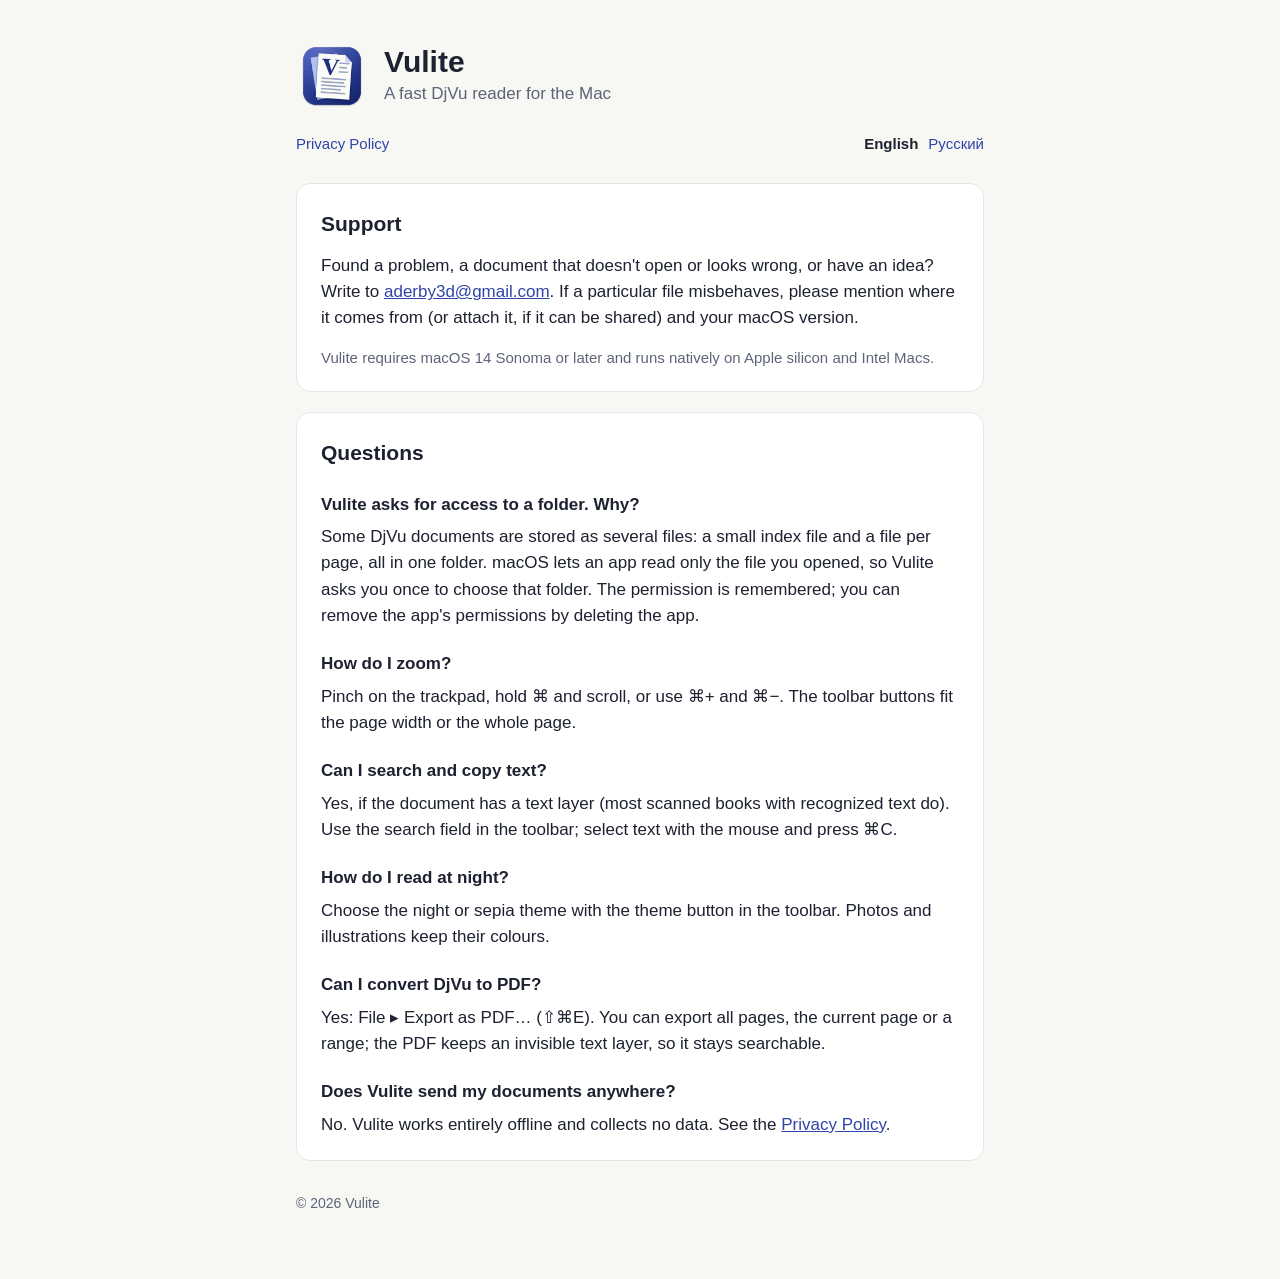
<file: index.html>
<!doctype html>
<html lang="en">
<head>
<meta charset="utf-8">
<meta name="viewport" content="width=device-width, initial-scale=1">
<title>Vulite Support</title>
<meta name="title-en" content="Vulite Support">
<meta name="title-ru" content="Vulite — поддержка">
<meta name="description" content="Vulite, a fast DjVu reader for the Mac: help and contact.">
<link rel="icon" href="icon.png">
<link rel="stylesheet" href="style.css">
<script src="lang.js"></script>
</head>
<body>
<main>
  <header>
    <img src="icon.png" alt="">
    <div>
      <h1>Vulite</h1>
      <p lang="en">A fast DjVu reader for the Mac</p>
      <p lang="ru">Быстрая читалка DjVu для Mac</p>
    </div>
  </header>
  <nav>
    <a href="privacy.html" lang="en">Privacy Policy</a><a href="privacy.html" lang="ru">Политика конфиденциальности</a>
    <span class="lang"><button data-lang="en">English</button><button data-lang="ru">Русский</button></span>
  </nav>

  <section class="card" lang="en">
    <h2>Support</h2>
    <p>Found a problem, a document that doesn't open or looks wrong, or have an idea? Write to
      <a href="mailto:aderby3d@gmail.com">aderby3d@gmail.com</a>. If a particular file misbehaves, please mention where it comes
      from (or attach it, if it can be shared) and your macOS version.</p>
    <p class="muted">Vulite requires macOS 14 Sonoma or later and runs natively on Apple silicon and Intel Macs.</p>
  </section>

  <section class="card" lang="en">
    <h2>Questions</h2>
    <h3>Vulite asks for access to a folder. Why?</h3>
    <p>Some DjVu documents are stored as several files: a small index file and a file per page, all in one folder.
      macOS lets an app read only the file you opened, so Vulite asks you once to choose that folder. The
      permission is remembered; you can remove the app's permissions by deleting the app.</p>
    <h3>How do I zoom?</h3>
    <p>Pinch on the trackpad, hold ⌘ and scroll, or use ⌘+ and ⌘−. The toolbar buttons fit the page width or the
      whole page.</p>
    <h3>Can I search and copy text?</h3>
    <p>Yes, if the document has a text layer (most scanned books with recognized text do). Use the search field in
      the toolbar; select text with the mouse and press ⌘C.</p>
    <h3>How do I read at night?</h3>
    <p>Choose the night or sepia theme with the theme button in the toolbar. Photos and illustrations keep their
      colours.</p>
    <h3>Can I convert DjVu to PDF?</h3>
    <p>Yes: File ▸ Export as PDF… (⇧⌘E). You can export all pages, the current page or a range; the PDF keeps an
      invisible text layer, so it stays searchable.</p>
    <h3>Does Vulite send my documents anywhere?</h3>
    <p>No. Vulite works entirely offline and collects no data. See the <a href="privacy.html">Privacy Policy</a>.</p>
  </section>

  <section class="card" lang="ru">
    <h2>Поддержка</h2>
    <p>Нашли ошибку, документ не открывается или выглядит неправильно, есть идея? Напишите на
      <a href="mailto:aderby3d@gmail.com">aderby3d@gmail.com</a>. Если дело в конкретном файле, укажите, откуда он (или приложите
      его, если им можно поделиться), и версию macOS.</p>
    <p class="muted">Для Vulite нужна macOS 14 Sonoma или новее; приложение работает на Mac с Apple silicon и Intel.</p>
  </section>

  <section class="card" lang="ru">
    <h2>Вопросы</h2>
    <h3>Vulite просит доступ к папке. Зачем?</h3>
    <p>Некоторые документы DjVu хранятся в нескольких файлах: небольшой файл-оглавление и по файлу на страницу,
      все в одной папке. macOS разрешает приложению читать только открытый файл, поэтому Vulite один раз просит
      выбрать эту папку. Разрешение запоминается; удалить разрешения приложения можно, удалив приложение.</p>
    <h3>Как менять масштаб?</h3>
    <p>Щипком на трекпаде, прокруткой с зажатой ⌘ или клавишами ⌘+ и ⌘−. Кнопки на панели вписывают страницу
      по ширине или целиком.</p>
    <h3>Можно ли искать и копировать текст?</h3>
    <p>Да, если в документе есть текстовый слой (он есть у большинства сканов с распознанным текстом). Ищите
      через поле поиска на панели; выделите текст мышью и нажмите ⌘C.</p>
    <h3>Как читать ночью?</h3>
    <p>Выберите ночную тему или сепию кнопкой тем на панели. Фотографии и иллюстрации сохраняют свои цвета.</p>
    <h3>Можно ли перевести DjVu в PDF?</h3>
    <p>Да: Файл ▸ Экспортировать как PDF… (⇧⌘E). Можно выгрузить все страницы, текущую или диапазон; в PDF остаётся
      невидимый текстовый слой, и по нему работает поиск.</p>
    <h3>Отправляет ли Vulite мои документы куда-нибудь?</h3>
    <p>Нет. Vulite работает полностью без интернета и не собирает данные. Подробнее — в
      <a href="privacy.html">политике конфиденциальности</a>.</p>
  </section>

  <footer>© 2026 Vulite</footer>
</main>
</body>
</html>
</file>
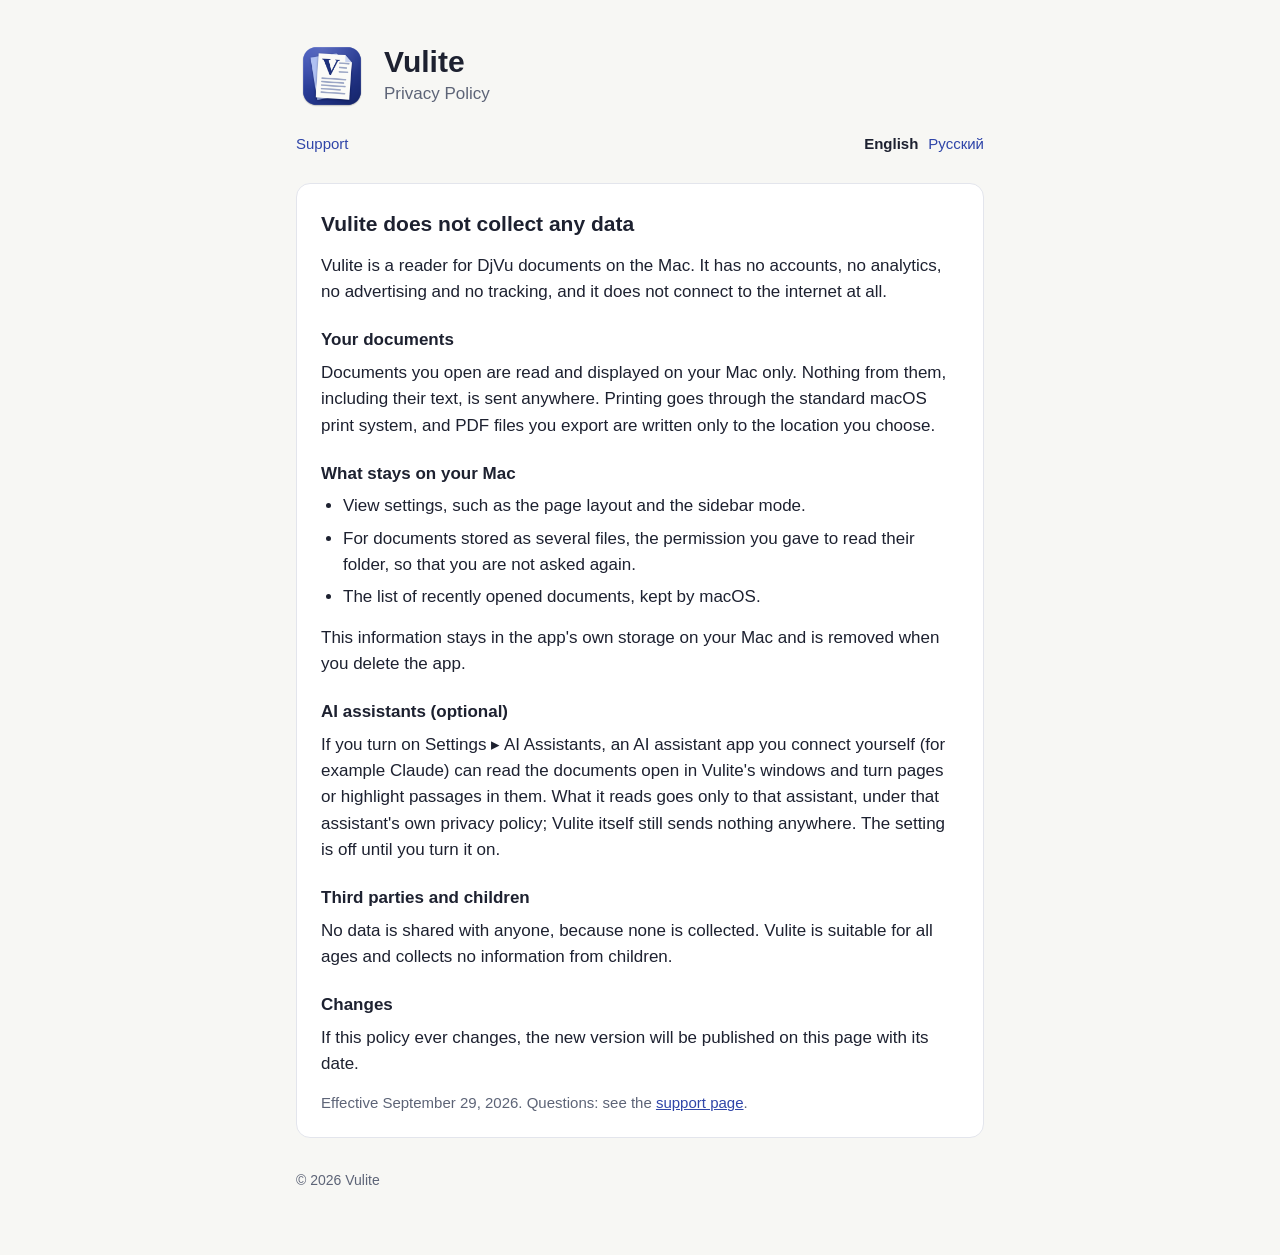
<file: privacy.html>
<!doctype html>
<html lang="en">
<head>
<meta charset="utf-8">
<meta name="viewport" content="width=device-width, initial-scale=1">
<title>Vulite Privacy Policy</title>
<meta name="title-en" content="Vulite Privacy Policy">
<meta name="title-ru" content="Vulite — политика конфиденциальности">
<link rel="icon" href="icon.png">
<link rel="stylesheet" href="style.css">
<script src="lang.js"></script>
</head>
<body>
<main>
  <header>
    <img src="icon.png" alt="">
    <div>
      <h1>Vulite</h1>
      <p lang="en">Privacy Policy</p>
      <p lang="ru">Политика конфиденциальности</p>
    </div>
  </header>
  <nav>
    <a href="index.html" lang="en">Support</a><a href="index.html" lang="ru">Поддержка</a>
    <span class="lang"><button data-lang="en">English</button><button data-lang="ru">Русский</button></span>
  </nav>

  <section class="card" lang="en">
    <h2>Vulite does not collect any data</h2>
    <p>Vulite is a reader for DjVu documents on the Mac. It has no accounts, no analytics, no advertising and no
      tracking, and it does not connect to the internet at all.</p>
    <h3>Your documents</h3>
    <p>Documents you open are read and displayed on your Mac only. Nothing from them, including their text, is sent
      anywhere. Printing goes through the standard macOS print system, and PDF files you export are written only to
      the location you choose.</p>
    <h3>What stays on your Mac</h3>
    <ul>
      <li>View settings, such as the page layout and the sidebar mode.</li>
      <li>For documents stored as several files, the permission you gave to read their folder, so that you are not asked again.</li>
      <li>The list of recently opened documents, kept by macOS.</li>
    </ul>
    <p>This information stays in the app's own storage on your Mac and is removed when you delete the app.</p>
    <h3>AI assistants (optional)</h3>
    <p>If you turn on Settings ▸ AI Assistants, an AI assistant app you connect yourself (for example Claude)
      can read the documents open in Vulite's windows and turn pages or highlight passages in them. What it reads
      goes only to that assistant, under that assistant's own privacy policy; Vulite itself still sends nothing
      anywhere. The setting is off until you turn it on.</p>
    <h3>Third parties and children</h3>
    <p>No data is shared with anyone, because none is collected. Vulite is suitable for all ages and collects no
      information from children.</p>
    <h3>Changes</h3>
    <p>If this policy ever changes, the new version will be published on this page with its date.</p>
    <p class="muted">Effective September 29, 2026. Questions: see the <a href="index.html">support page</a>.</p>
  </section>

  <section class="card" lang="ru">
    <h2>Vulite не собирает никаких данных</h2>
    <p>Vulite — читалка документов DjVu для Mac. В ней нет учётных записей, аналитики, рекламы и отслеживания,
      и она вообще не подключается к интернету.</p>
    <h3>Ваши документы</h3>
    <p>Открытые документы читаются и показываются только на вашем Mac. Ничего из них, в том числе текст, никуда
      не передаётся. Печать идёт через стандартную систему печати macOS, а экспортированные PDF записываются
      только туда, куда вы укажете.</p>
    <h3>Что хранится на вашем Mac</h3>
    <ul>
      <li>Настройки просмотра, например режим страниц и боковой панели.</li>
      <li>Для документов из нескольких файлов — ваше разрешение читать их папку, чтобы не спрашивать повторно.</li>
      <li>Список недавних документов, который ведёт macOS.</li>
    </ul>
    <p>Эти сведения остаются в собственном хранилище приложения на вашем Mac и удаляются вместе с приложением.</p>
    <h3>ИИ-ассистенты (по желанию)</h3>
    <p>Если включить Настройки ▸ ИИ-ассистенты, подключённое вами приложение-ассистент (например, Claude) сможет
      читать документы, открытые в окнах Vulite, листать их и подсвечивать места. Прочитанное уходит только этому
      ассистенту и подчиняется его собственной политике конфиденциальности; сам Vulite по-прежнему ничего никуда
      не отправляет. По умолчанию настройка выключена.</p>
    <h3>Третьи лица и дети</h3>
    <p>Данные никому не передаются, потому что не собираются. Vulite подходит для любого возраста и не собирает
      сведений о детях.</p>
    <h3>Изменения</h3>
    <p>Если политика изменится, новая редакция будет опубликована на этой странице с датой.</p>
    <p class="muted">Действует с 29 сентября 2026 года. Вопросы — на <a href="index.html">странице поддержки</a>.</p>
  </section>

  <footer>© 2026 Vulite</footer>
</main>
</body>
</html>
</file>
<file: style.css>
:root {
  --bg: #f7f7f4;
  --card: #ffffff;
  --text: #1d2130;
  --muted: #5d6477;
  --accent: #2f45a8;
  --line: #e3e5ec;
  color-scheme: light dark;
}
@media (prefers-color-scheme: dark) {
  :root {
    --bg: #15171e;
    --card: #1d2029;
    --text: #e8eaf1;
    --muted: #9aa1b5;
    --accent: #8ea2ff;
    --line: #2c303c;
  }
}
* { box-sizing: border-box; }
body {
  margin: 0;
  background: var(--bg);
  color: var(--text);
  font: 17px/1.55 -apple-system, BlinkMacSystemFont, "Segoe UI", Roboto, "Helvetica Neue", Arial, sans-serif;
}
main { max-width: 720px; margin: 0 auto; padding: 40px 16px 64px; }
header { display: flex; align-items: center; gap: 16px; margin-bottom: 8px; }
header img { width: 72px; height: 72px; }
header h1 { margin: 0; font-size: 30px; line-height: 1.15; }
header p { margin: 2px 0 0; color: var(--muted); }
nav { display: flex; flex-wrap: wrap; gap: 6px 18px; margin: 20px 0 28px; font-size: 15px; }
nav a, .lang button { color: var(--accent); text-decoration: none; }
nav a:hover { text-decoration: underline; }
.lang { margin-left: auto; display: flex; gap: 10px; }
.lang button { background: none; border: 0; padding: 0; font: inherit; cursor: pointer; }
.lang button[aria-pressed="true"] { color: var(--text); font-weight: 600; cursor: default; }
section.card {
  background: var(--card);
  border: 1px solid var(--line);
  border-radius: 14px;
  padding: 24px 24px 8px;
  margin-bottom: 20px;
}
h2 { font-size: 21px; margin: 0 0 12px; }
h3 { font-size: 17px; margin: 22px 0 6px; }
p, ul { margin: 0 0 14px; }
ul { padding-left: 22px; }
li { margin-bottom: 6px; }
a { color: var(--accent); }
.muted { color: var(--muted); font-size: 15px; }
footer { color: var(--muted); font-size: 14px; margin-top: 32px; }
/* With JavaScript only the reader's language is shown; without it both are. */
.js [lang]:not(html).hidden { display: none; }
</file>
